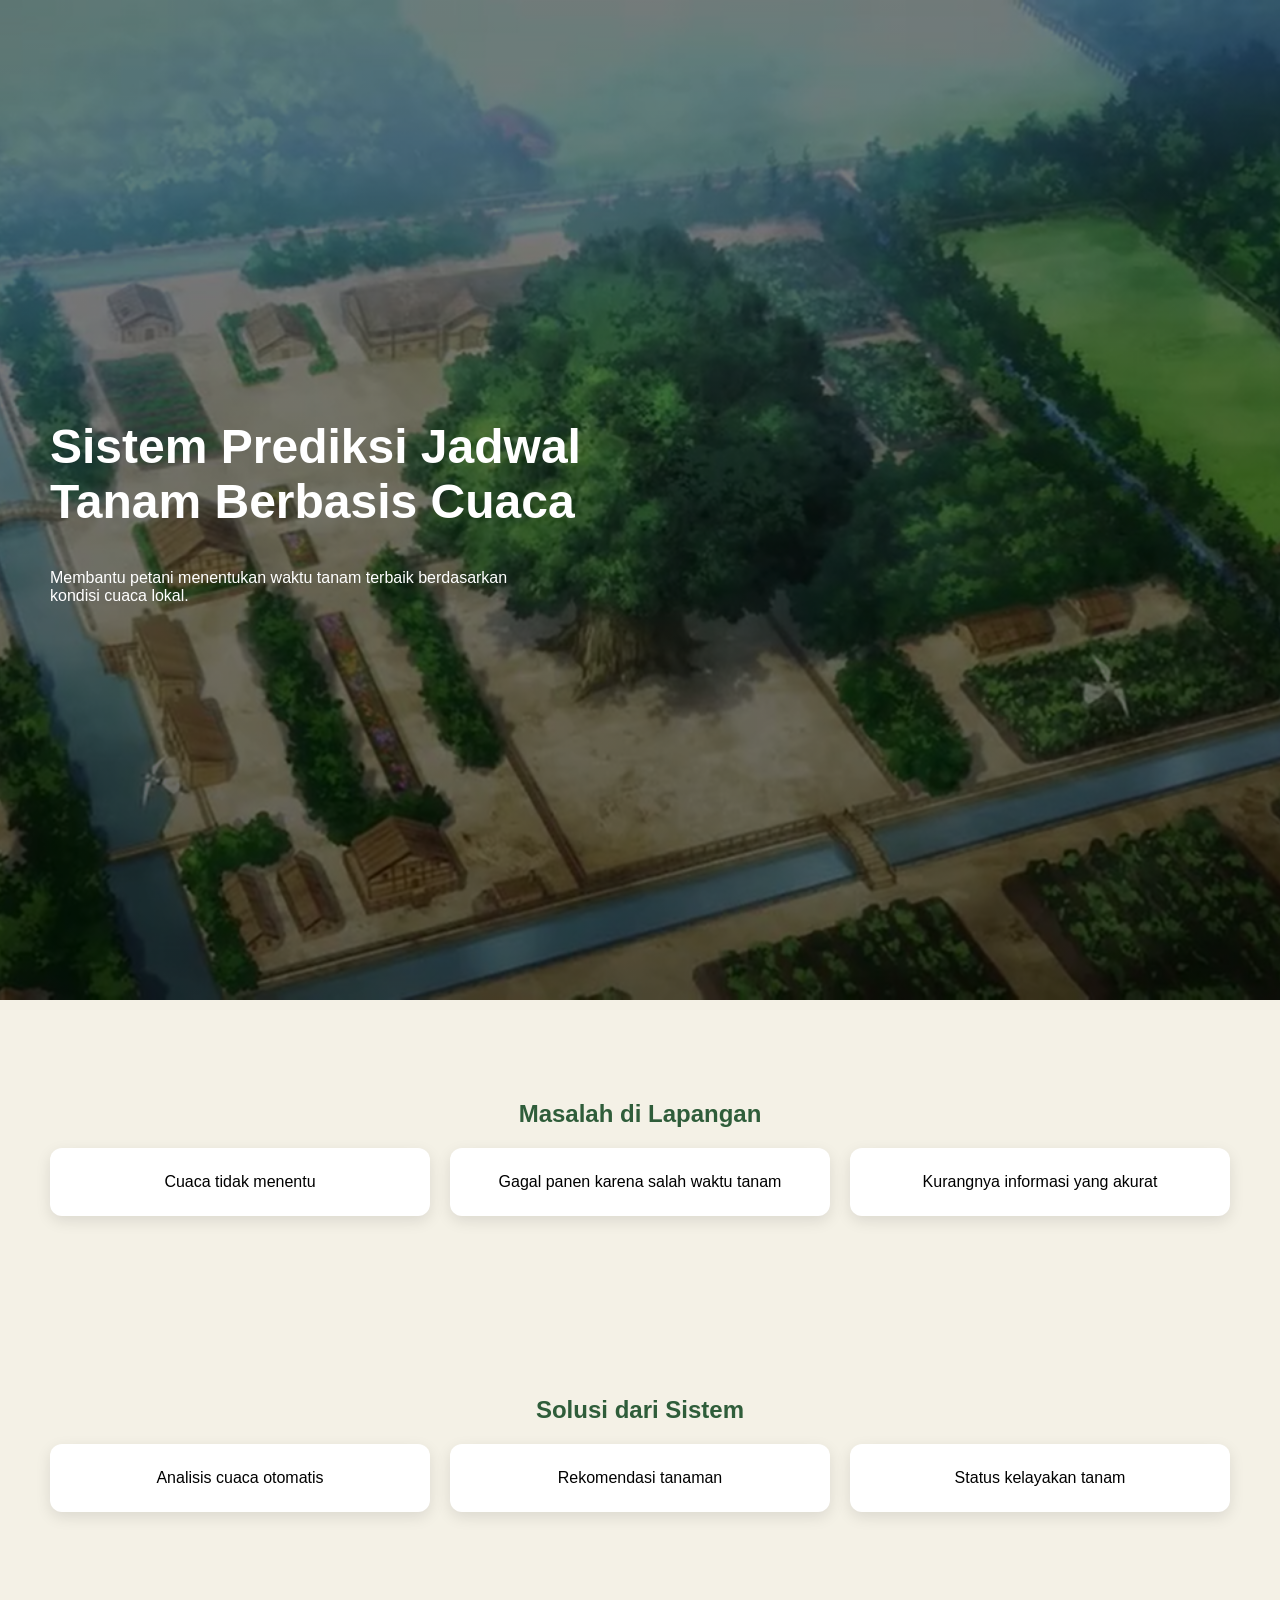
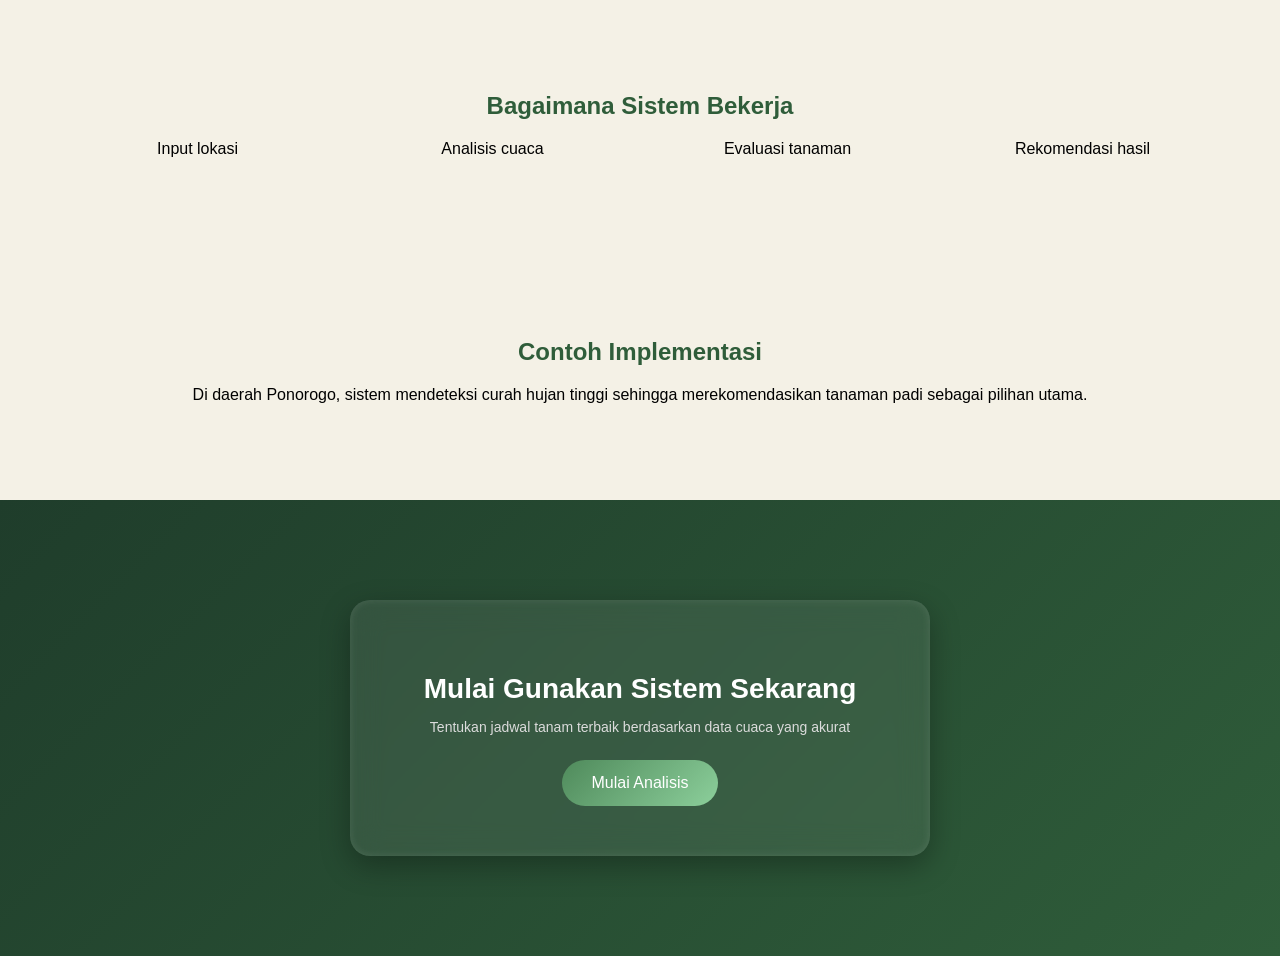
<file: startUp.html>
<!DOCTYPE html>
<html lang="id">
<head>
<meta charset="UTF-8">
<meta name="viewport" content="width=device-width, initial-scale=1.0">
<title>Di-Gadhu | Startup</title>

<style>
:root {
    --dark-green: #1f3d2b;
    --forest-green: #2f5d3a;
    --leaf-green: #4f8a5b;
    --light-green: #8ccf9b;
    --water-blue: #4aa3c7;
    --soil-brown: #8b6b4c;
    --soft-cream: #f4f1e6;
}

body {
    margin: 0;
    font-family: sans-serif;
    background: var(--soft-cream);
}

/* HERO */
.hero {
    height: 100vh;
    background: linear-gradient(rgba(0,0,0,0.5), rgba(0,0,0,0.6)),
                url("Resource/1.png");
    background-size: cover;
    background-position: center;
    display: flex;
    align-items: center;
    padding: 50px;
    color: white;
}

.hero h1 {
    font-size: 48px;
    max-width: 600px;
}

.hero p {
    max-width: 500px;
    margin-top: 20px;
}

/* SECTION */
.section {
    padding: 80px 50px;
    text-align: center;
}

.section h2 {
    color: var(--forest-green);
    margin-bottom: 20px;
}

/* GRID */
.grid {
    display: grid;
    grid-template-columns: repeat(auto-fit, minmax(250px, 1fr));
    gap: 20px;
}

/* CARD */
.card {
    background: white;
    padding: 25px;
    border-radius: 12px;
    box-shadow: 0 5px 15px rgba(0,0,0,0.1);
}

/* STEPS */
.steps {
    display: flex;
    justify-content: space-around;
    flex-wrap: wrap;
}

.step {
    width: 200px;
}

/* CTA */
.cta {
    display: flex;
    justify-content: center;
    align-items: center;
    padding: 100px 20px;
    background: linear-gradient(135deg, #1f3d2b, #2f5d3a);
}

/* box utama */
.cta-box {
    text-align: center;
    background: rgba(255, 255, 255, 0.08);
    backdrop-filter: blur(15px);
    padding: 50px 40px;
    border-radius: 20px;
    max-width: 500px;
    width: 100%;
    color: white;

    box-shadow: 
        0 10px 30px rgba(0,0,0,0.3),
        inset 0 0 10px rgba(255,255,255,0.1);
}

/* judul */
.cta-box h2 {
    font-size: 28px;
    margin-bottom: 10px;
}

/* deskripsi */
.cta-box p {
    font-size: 14px;
    margin-bottom: 25px;
    color: #dcdcdc;
}

/* tombol */
.cta-box button {
    padding: 14px 30px;
    font-size: 16px;
    border: none;
    border-radius: 30px;
    cursor: pointer;

    background: linear-gradient(135deg, #4f8a5b, #8ccf9b);
    color: white;

    transition: 0.3s;
}

/* hover effect */
.cta-box button:hover {
    transform: translateY(-3px) scale(1.05);
    box-shadow: 0 10px 20px rgba(0,0,0,0.3);
}

</style>
</head>

<body>

<!-- HERO -->
<section class="hero">
    <div>
        <h1>Sistem Prediksi Jadwal Tanam Berbasis Cuaca</h1>
        <p>Membantu petani menentukan waktu tanam terbaik berdasarkan kondisi cuaca lokal.</p>
    </div>
</section>

<!-- PROBLEM -->
<section class="section">
    <h2>Masalah di Lapangan</h2>
    <div class="grid">
        <div class="card">Cuaca tidak menentu</div>
        <div class="card">Gagal panen karena salah waktu tanam</div>
        <div class="card">Kurangnya informasi yang akurat</div>
    </div>
</section>

<!-- SOLUSI -->
<section class="section">
    <h2>Solusi dari Sistem</h2>
    <div class="grid">
        <div class="card">Analisis cuaca otomatis</div>
        <div class="card">Rekomendasi tanaman</div>
        <div class="card">Status kelayakan tanam</div>
    </div>
</section>

<!-- CARA KERJA -->
<section class="section">
    <h2>Bagaimana Sistem Bekerja</h2>
    <div class="steps">
        <div class="step">Input lokasi</div>
        <div class="step">Analisis cuaca</div>
        <div class="step">Evaluasi tanaman</div>
        <div class="step">Rekomendasi hasil</div>
    </div>
</section>

<!-- IMPLEMENTASI -->
<section class="section">
    <h2>Contoh Implementasi</h2>
    <p>
        Di daerah Ponorogo, sistem mendeteksi curah hujan tinggi sehingga 
        merekomendasikan tanaman padi sebagai pilihan utama.
    </p>
</section>

<!-- CTA -->
<section class="cta">
    <div class="cta-box">
        <h2>Mulai Gunakan Sistem Sekarang</h2>
        <p>Tentukan jadwal tanam terbaik berdasarkan data cuaca yang akurat</p>
        <button onclick="window.location.href='login.php'">Mulai Analisis</button>
    </div>
</section>

</body>
</html>
</file>
